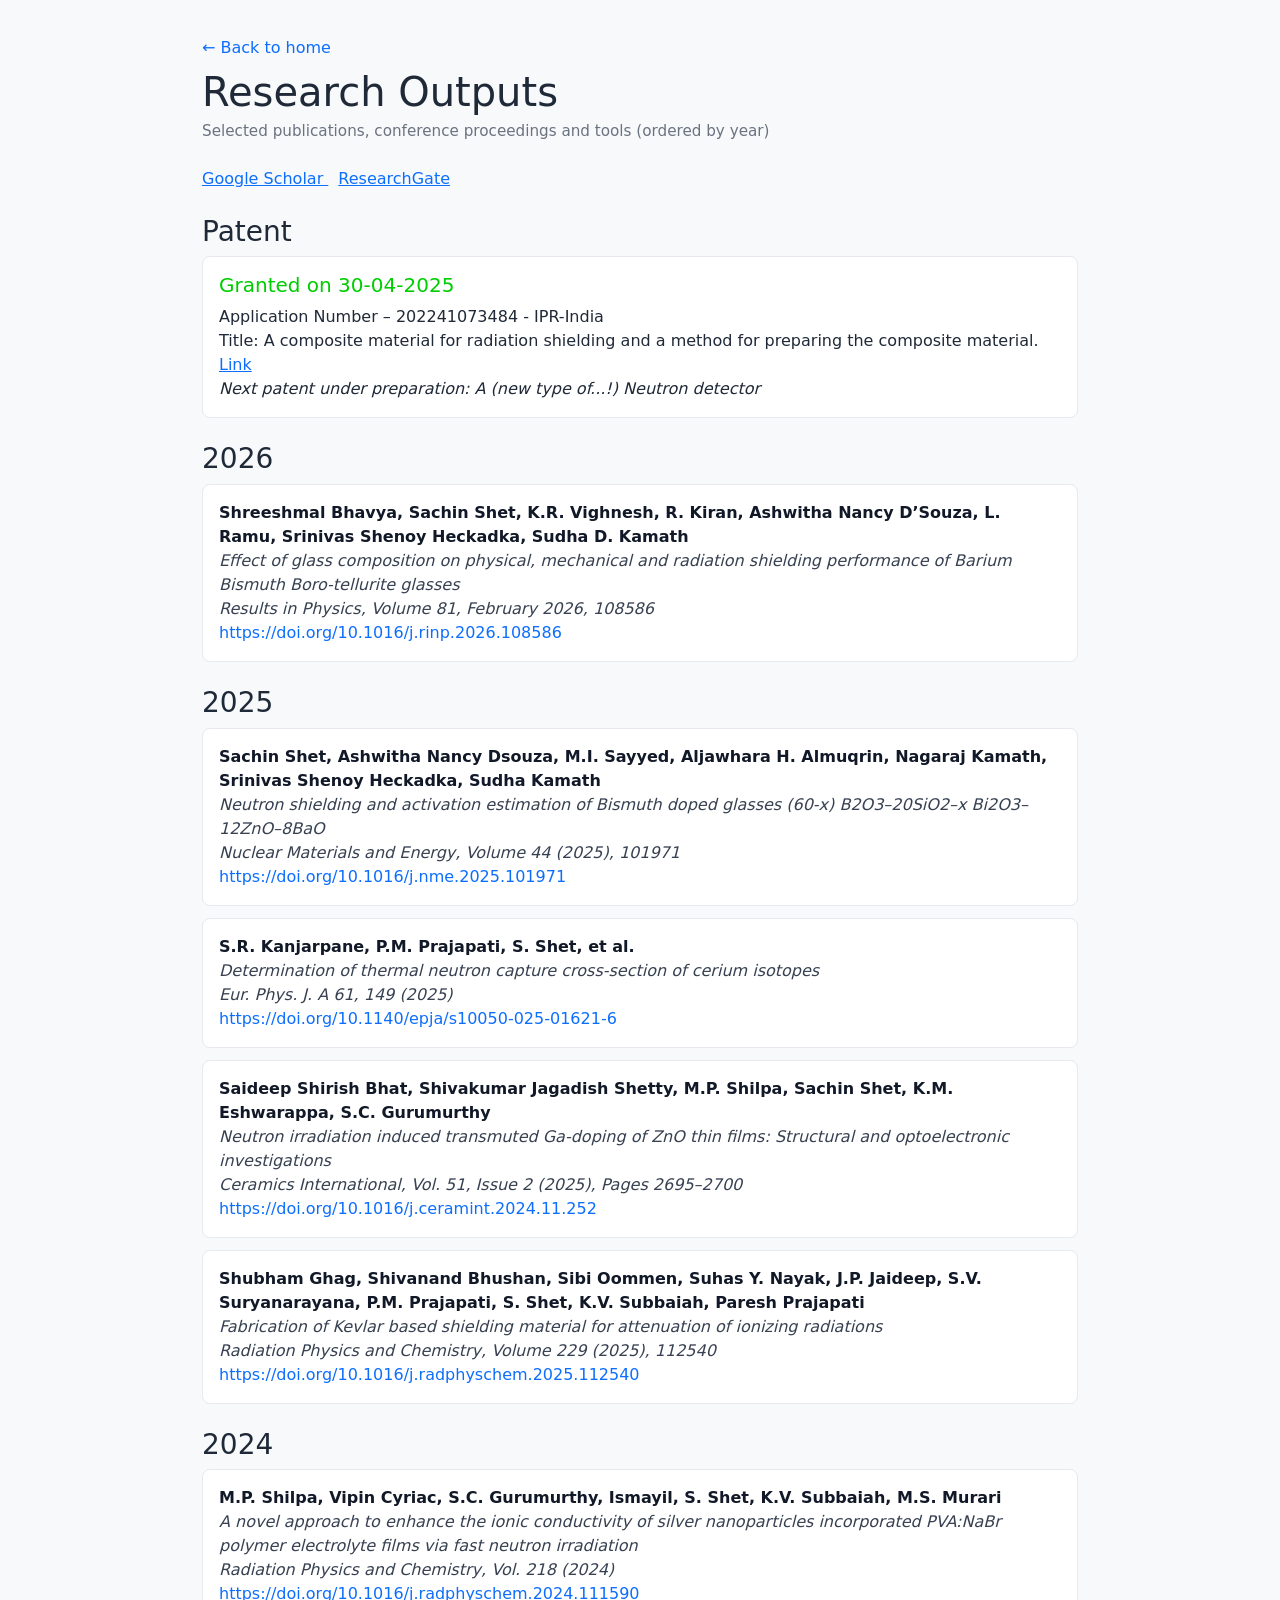
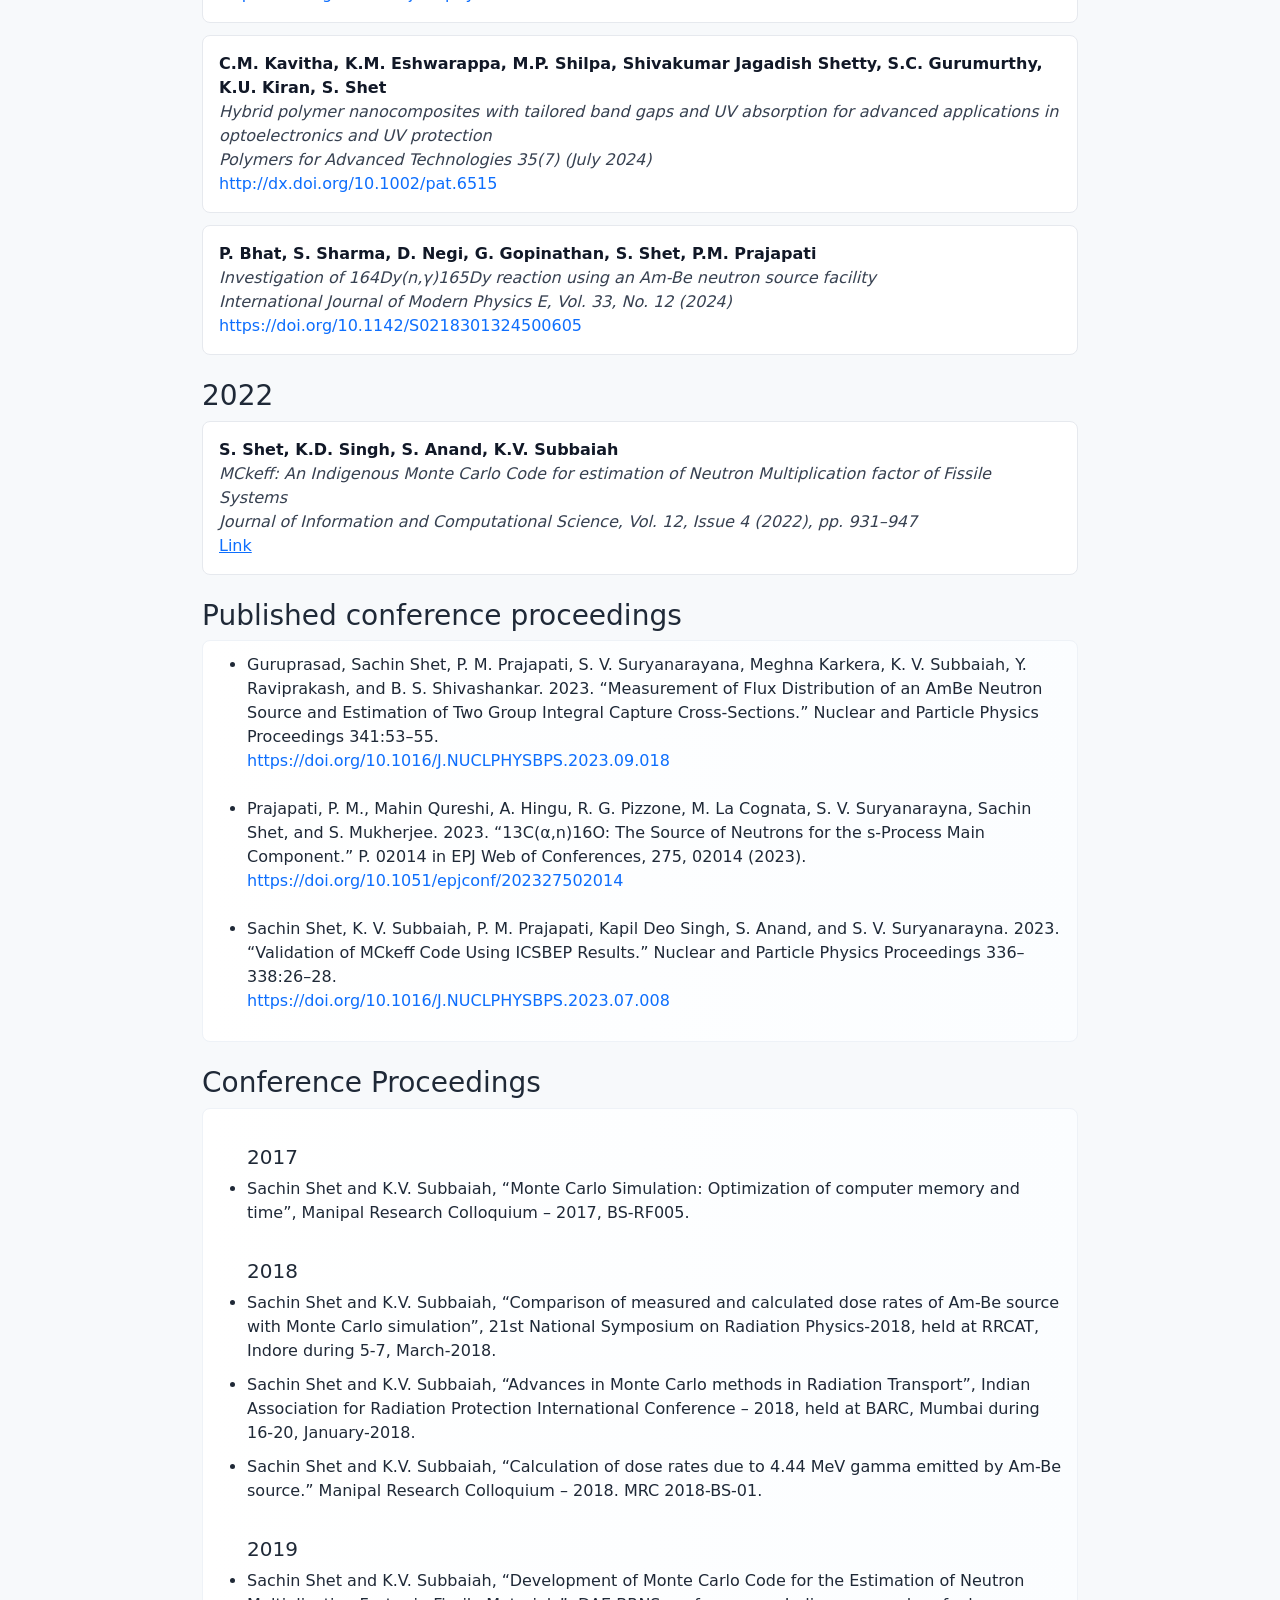
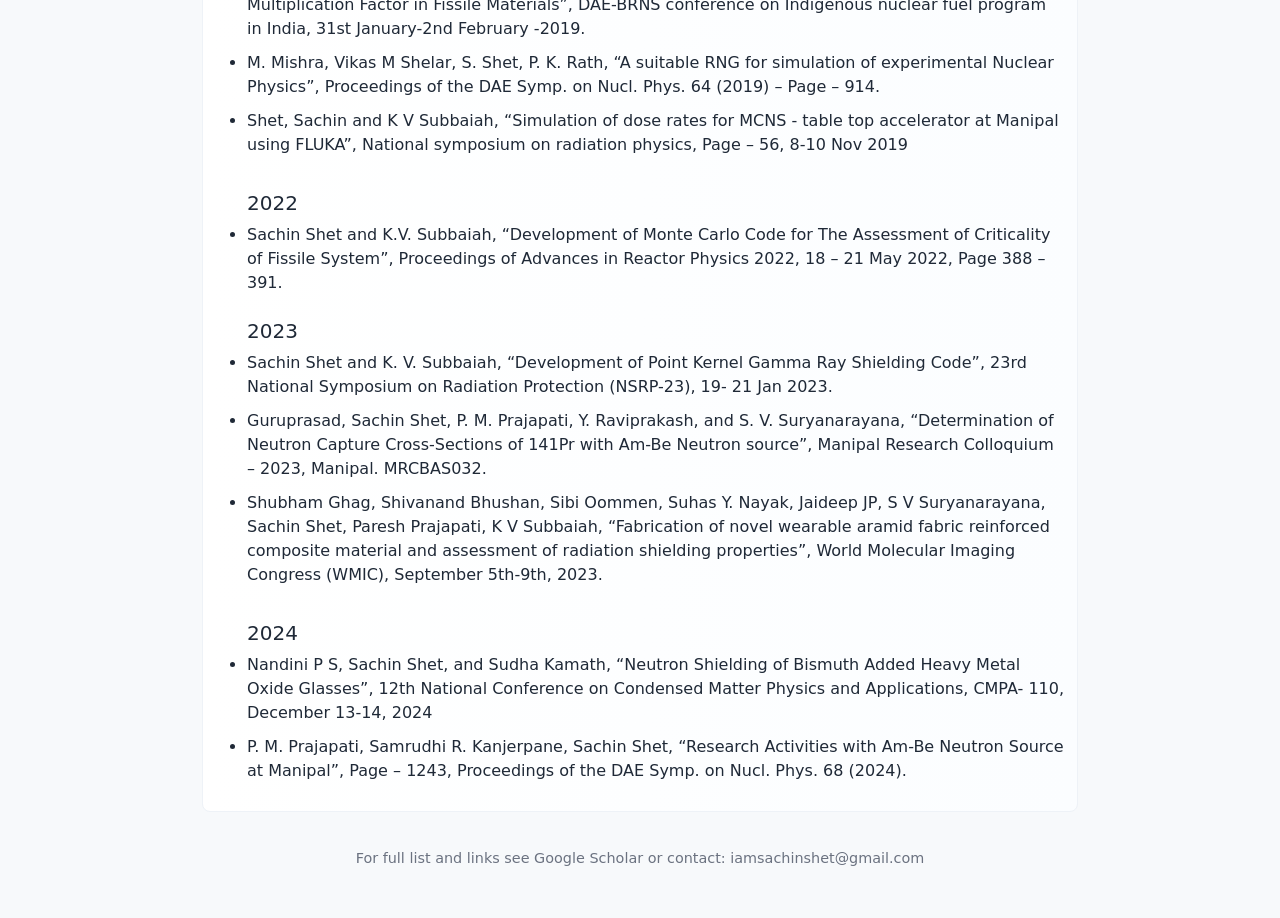
<file: articles.html>
<!DOCTYPE html>
<html lang="en">

<head>
  <meta charset="utf-8" />
  <meta name="viewport" content="width=device-width, initial-scale=1" />
  <title>Research Articles — Sachin Shet</title>

  <!-- Bootstrap -->
  <link href="https://cdn.jsdelivr.net/npm/bootstrap@5.3.2/dist/css/bootstrap.min.css" rel="stylesheet">

  <style>
    body {
      background: #f7f9fb;
      color: #1f2937;
      font-family: system-ui, -apple-system, "Segoe UI", Roboto, "Helvetica Neue", Arial;
    }

    main.container {
      max-width: 900px;
      margin-top: 36px;
      margin-bottom: 48px;
    }

    header .meta {
      color: #6b7280;
      font-size: .95rem;
    }

    article.entry {
      background: #fff;
      border: 1px solid #e6e9ee;
      padding: 16px;
      border-radius: 8px;
      margin-bottom: 12px;
    }

    .authors {
      font-weight: 600;
      color: #111827;
    }

    .journal {
      color: #374151;
      font-style: italic;
    }

    .doi a {
      color: #0d6efd;
      text-decoration: none;
    }

    .year-section {
      margin-top: 24px;
    }

    .back-link {
      text-decoration: none;
      color: #0d6efd;
    }

    .proceedings {
      background: linear-gradient(90deg, #ffffff, #fbfdff);
      padding: 12px;
      border-radius: 8px;
      border: 1px solid #eef2f7;
    }

    footer {
      margin-top: 36px;
      color: #6b7280;
      text-align: center;
      font-size: .9rem;
    }

    @media (max-width: 575px) {
      main.container {
        padding: 0 12px;
      }
    }

    .gap {
      margin-bottom: 10px;
    }
  </style>
</head>

<body>
  <main class="container">
    <header class="mb-4">
      <a class="back-link" href="index.html">&larr; Back to home</a>
      <h1 class="mt-2 mb-1">Research Outputs</h1>
      <div class="meta">Selected publications, conference proceedings and tools (ordered by year)</div>
    </header>


    <div class="links">
      <a style="color: #0d6efd; margin-right: 10px;" href="https://scholar.google.com/citations?user=8rIJAjUAAAAJ&hl=en" target="_blank"
        rel="noopener noreferrer" title="Google Scholar">
        <!-- scholar SVG -->
        Google Scholar
      </a>
      <a style="color: #0d6efd;" href="https://www.researchgate.net/profile/Sachin-Shet-4" target="_blank" rel="noopener noreferrer"
        title="ResearchGate">
        ResearchGate
      </a>
    </div>

    <section class="year-section">
      <h3>Patent</h3>

      <article class="entry">
        <h5 style="color: rgb(0, 205, 0);">Granted on 30-04-2025</h5>
        <text>Application Number – 202241073484 - IPR-India</text><br>
        <text> Title: A composite material for radiation shielding and a method for preparing the composite
          material.</text><br>
        <a href="/assets/MyResearch/Patents/Sachin_Patent_Grant_and_inventorship_certificate.pdf">Link</a>
      
        <br><span style="font-style: italic; font-weight: 100;">Next patent under preparation: A (new type of...!) Neutron detector</span>
      
      </article>


    </section>

    <section class="year-section">
      <h3>2026</h3>
      <article class="entry">
        <div class="authors">Shreeshmal Bhavya, Sachin Shet, K.R. Vighnesh, R. Kiran, Ashwitha Nancy D’Souza, L. Ramu, Srinivas Shenoy Heckadka,
          Sudha D. Kamath</div>

        <div class="journal">Effect of glass composition on physical, mechanical and radiation shielding performance of Barium Bismuth Boro-tellurite glasses</div>
        <div class="journal">Results in Physics, Volume 81, February 2026, 108586</div>
        <div class="doi"><a href="https://doi.org/10.1016/j.rinp.2026.108586" target="_blank"
            rel="noopener">https://doi.org/10.1016/j.rinp.2026.108586</a></div>
      </article>

    </section>

    <section class="year-section">
      <h3>2025</h3>

      <article class="entry">
        <div class="authors">Sachin Shet, Ashwitha Nancy Dsouza, M.I. Sayyed, Aljawhara H. Almuqrin, Nagaraj Kamath,
          Srinivas Shenoy Heckadka, Sudha Kamath</div>
        <div class="journal">Neutron shielding and activation estimation of Bismuth doped glasses (60-x) B2O3–20SiO2–x
          Bi2O3–12ZnO–8BaO</div>
        <div class="journal">Nuclear Materials and Energy, Volume 44 (2025), 101971</div>
        <div class="doi"><a href="https://doi.org/10.1016/j.nme.2025.101971" target="_blank"
            rel="noopener">https://doi.org/10.1016/j.nme.2025.101971</a></div>
      </article>

      <article class="entry">
        <div class="authors">S.R. Kanjarpane, P.M. Prajapati, S. Shet, et al.</div>
        <div class="journal">Determination of thermal neutron capture cross-section of cerium isotopes</div>
        <div class="journal">Eur. Phys. J. A 61, 149 (2025)</div>
        <div class="doi"><a href="https://doi.org/10.1140/epja/s10050-025-01621-6" target="_blank"
            rel="noopener">https://doi.org/10.1140/epja/s10050-025-01621-6</a></div>
      </article>

      <article class="entry">
        <div class="authors">Saideep Shirish Bhat, Shivakumar Jagadish Shetty, M.P. Shilpa, Sachin Shet, K.M.
          Eshwarappa, S.C. Gurumurthy</div>
        <div class="journal">Neutron irradiation induced transmuted Ga-doping of ZnO thin films: Structural and
          optoelectronic investigations</div>
        <div class="journal">Ceramics International, Vol. 51, Issue 2 (2025), Pages 2695–2700</div>
        <div class="doi"><a href="https://doi.org/10.1016/j.ceramint.2024.11.252" target="_blank"
            rel="noopener">https://doi.org/10.1016/j.ceramint.2024.11.252</a></div>
      </article>

      <article class="entry">
        <div class="authors">Shubham Ghag, Shivanand Bhushan, Sibi Oommen, Suhas Y. Nayak, J.P. Jaideep, S.V.
          Suryanarayana, P.M. Prajapati, S. Shet, K.V. Subbaiah, Paresh Prajapati</div>
        <div class="journal">Fabrication of Kevlar based shielding material for attenuation of ionizing radiations</div>
        <div class="journal">Radiation Physics and Chemistry, Volume 229 (2025), 112540</div>
        <div class="doi"><a href="https://doi.org/10.1016/j.radphyschem.2025.112540" target="_blank"
            rel="noopener">https://doi.org/10.1016/j.radphyschem.2025.112540</a></div>
      </article>
    </section>

    <section class="year-section">
      <h3>2024</h3>

      <article class="entry">
        <div class="authors">M.P. Shilpa, Vipin Cyriac, S.C. Gurumurthy, Ismayil, S. Shet, K.V. Subbaiah, M.S. Murari
        </div>
        <div class="journal">A novel approach to enhance the ionic conductivity of silver nanoparticles incorporated
          PVA:NaBr polymer electrolyte films via fast neutron irradiation</div>
        <div class="journal">Radiation Physics and Chemistry, Vol. 218 (2024)</div>
        <div class="doi"><a href="https://doi.org/10.1016/j.radphyschem.2024.111590" target="_blank"
            rel="noopener">https://doi.org/10.1016/j.radphyschem.2024.111590</a></div>
      </article>

      <article class="entry">
        <div class="authors">C.M. Kavitha, K.M. Eshwarappa, M.P. Shilpa, Shivakumar Jagadish Shetty, S.C. Gurumurthy,
          K.U. Kiran, S. Shet</div>
        <div class="journal">Hybrid polymer nanocomposites with tailored band gaps and UV absorption for advanced
          applications in optoelectronics and UV protection</div>
        <div class="journal">Polymers for Advanced Technologies 35(7) (July 2024)</div>
        <div class="doi"><a href="http://dx.doi.org/10.1002/pat.6515" target="_blank"
            rel="noopener">http://dx.doi.org/10.1002/pat.6515</a></div>
      </article>

      <article class="entry">
        <div class="authors">P. Bhat, S. Sharma, D. Negi, G. Gopinathan, S. Shet, P.M. Prajapati</div>
        <div class="journal">Investigation of 164Dy(n,γ)165Dy reaction using an Am-Be neutron source facility</div>
        <div class="journal">International Journal of Modern Physics E, Vol. 33, No. 12 (2024)</div>
        <div class="doi"><a href="https://doi.org/10.1142/S0218301324500605" target="_blank"
            rel="noopener">https://doi.org/10.1142/S0218301324500605</a></div>
      </article>
    </section>

    <section class="year-section">
      <h3>2022</h3>

      <article class="entry">
        <div class="authors">S. Shet, K.D. Singh, S. Anand, K.V. Subbaiah</div>
        <div class="journal">MCkeff: An Indigenous Monte Carlo Code for estimation of Neutron Multiplication factor of
          Fissile Systems</div>
        <div class="journal">Journal of Information and Computational Science, Vol. 12, Issue 4 (2022), pp. 931–947
        </div>
        <a href="/assets/">Link</a>
      </article>
    </section>

    <section class="year-section">
      <h3>Published conference proceedings</h3>
      <div class="proceedings">
        <ul>

          <li>Guruprasad, Sachin Shet, P. M. Prajapati, S. V. Suryanarayana, Meghna Karkera, K. V. Subbaiah, Y.
            Raviprakash, and B. S. Shivashankar. 2023. “Measurement of Flux Distribution of an AmBe Neutron Source and
            Estimation of Two Group Integral Capture Cross-Sections.” Nuclear and Particle Physics Proceedings
            341:53–55.<br>


            <div class="doi"><a href="https://doi.org/10.1016/J.NUCLPHYSBPS.2023.09.018" target="_blank"
                rel="noopener">https://doi.org/10.1016/J.NUCLPHYSBPS.2023.09.018</a></div>

          </li><br>
          <li>
            Prajapati, P. M., Mahin Qureshi, A. Hingu, R. G. Pizzone, M. La Cognata, S. V. Suryanarayna, Sachin Shet,
            and S. Mukherjee. 2023. “13C(α,n)16O: The Source of Neutrons for the s-Process Main Component.” P. 02014 in
            EPJ Web of Conferences, 275, 02014 (2023).<br>


            <div class="doi"><a href="https://doi.org/10.1051/epjconf/202327502014" target="_blank"
                rel="noopener">https://doi.org/10.1051/epjconf/202327502014</a></div>


          </li><br>
          <li>

            Sachin Shet, K. V. Subbaiah, P. M. Prajapati, Kapil Deo Singh, S. Anand, and S. V. Suryanarayna. 2023.
            “Validation of MCkeff Code Using ICSBEP Results.” Nuclear and Particle Physics Proceedings 336–338:26–28.
            <br>

            <div class="doi"><a href="https://doi.org/10.1016/J.NUCLPHYSBPS.2023.07.008" target="_blank"
                rel="noopener">https://doi.org/10.1016/J.NUCLPHYSBPS.2023.07.008</a></div>


          </li>




        </ul>
      </div>
    </section>

    <section class="year-section">
      <h3>Conference Proceedings</h3>
      <div class="proceedings">
        <ul>
          <br>
          <h5>2017</h5>
          <li class="gap">Sachin Shet and K.V. Subbaiah, “Monte Carlo Simulation: Optimization of computer memory and
            time”, Manipal Research Colloquium – 2017, BS-RF005.
          </li>
          <br>
          <h5>2018</h5>
          <li class="gap">Sachin Shet and K.V. Subbaiah, “Comparison of measured and calculated dose rates of Am-Be
            source with Monte Carlo simulation”, 21st National Symposium on Radiation Physics-2018, held at RRCAT,
            Indore during 5-7, March-2018.</li>
          <li class="gap">Sachin Shet and K.V. Subbaiah, “Advances in Monte Carlo methods in Radiation Transport”,
            Indian Association for Radiation Protection International Conference – 2018, held at BARC, Mumbai during
            16-20, January-2018.</li>
          <li class="gap">Sachin Shet and K.V. Subbaiah, “Calculation of dose rates due to 4.44 MeV gamma emitted by
            Am-Be source.” Manipal Research Colloquium – 2018. MRC 2018-BS-01.</li>
          <br>
          <h5>2019</h5>
          <li class="gap">Sachin Shet and K.V. Subbaiah, “Development of Monte Carlo Code for the Estimation of Neutron
            Multiplication Factor in Fissile Materials”, DAE-BRNS conference on Indigenous nuclear fuel program in
            India, 31st January-2nd February -2019.</li>
          <li class="gap">M. Mishra, Vikas M Shelar, S. Shet, P. K. Rath, “A suitable RNG for simulation of experimental
            Nuclear Physics”, Proceedings of the DAE Symp. on Nucl. Phys. 64 (2019) – Page – 914.</li>
          <li class="gap">Shet, Sachin and K V Subbaiah, “Simulation of dose rates for MCNS - table top accelerator at
            Manipal using FLUKA”, National symposium on radiation physics, Page – 56, 8-10 Nov 2019</li>
          <br>
          <h5>2022</h5>
          <li>Sachin Shet and K.V. Subbaiah, “Development of Monte Carlo Code for The Assessment of Criticality of
            Fissile System”, Proceedings of Advances in Reactor Physics 2022, 18 – 21 May 2022, Page 388 – 391.</li>

          <br>
          <h5>2023</h5>
          <li class="gap">Sachin Shet and K. V. Subbaiah, “Development of Point Kernel Gamma Ray Shielding Code”, 23rd
            National Symposium on Radiation Protection (NSRP-23), 19- 21 Jan 2023.</li>
          <li class="gap">Guruprasad, Sachin Shet, P. M. Prajapati, Y. Raviprakash, and S. V. Suryanarayana,
            “Determination of Neutron Capture Cross-Sections of 141Pr with Am-Be Neutron source”, Manipal Research
            Colloquium – 2023, Manipal. MRCBAS032.</li>
          <li class="gap">
            Shubham Ghag, Shivanand Bhushan, Sibi Oommen, Suhas Y. Nayak, Jaideep JP, S V Suryanarayana, Sachin Shet, 
            Paresh Prajapati, K V Subbaiah, “Fabrication of novel wearable aramid fabric reinforced composite material 
            and assessment of radiation shielding properties”, World Molecular Imaging Congress (WMIC), September 5th-9th, 2023.
          </li>
          <br>
          <h5>2024</h5>
          <li class="gap">Nandini P S, Sachin Shet, and Sudha Kamath, “Neutron Shielding of Bismuth Added Heavy Metal
            Oxide Glasses”, 12th National Conference on Condensed Matter Physics and Applications, CMPA- 110, December
            13-14, 2024</li>
          <li class="gap">P. M. Prajapati, Samrudhi R. Kanjerpane, Sachin Shet, “Research Activities with Am-Be Neutron
            Source at Manipal”, Page – 1243, Proceedings of the DAE Symp. on Nucl. Phys. 68 (2024).</li>
        </ul>
      </div>
    </section>

    <footer>
      For full list and links see Google Scholar or contact: iamsachinshet@gmail.com
    </footer>
  </main>

  <script src="https://cdn.jsdelivr.net/npm/bootstrap@5.3.2/dist/js/bootstrap.bundle.min.js"></script>
</body>

</html>
</file>
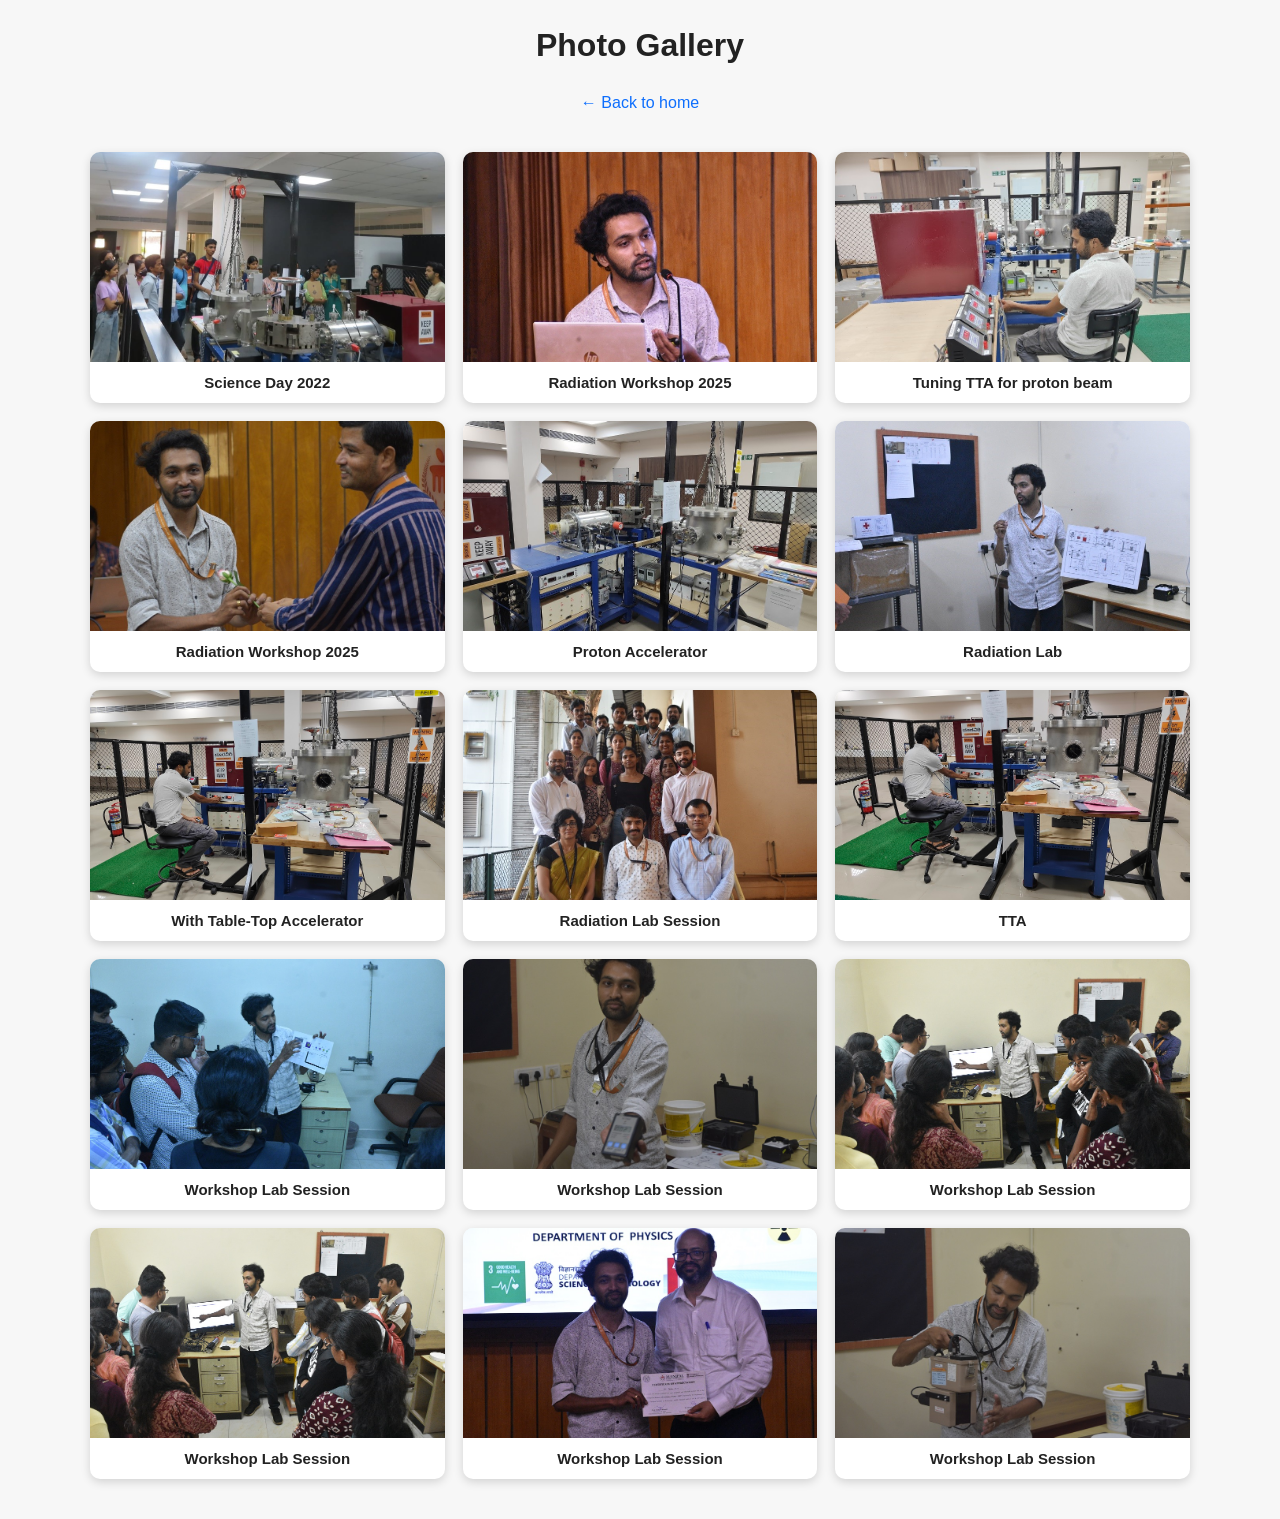
<file: gallery.html>
<!DOCTYPE html>
<html lang="en">
<head>
<meta charset="UTF-8" />
<meta name="viewport" content="width=device-width, initial-scale=1.0" />
<title>Photo Gallery</title>

<style>
  body {
    margin: 0;
    padding: 0;
    font-family: "Segoe UI", sans-serif;
    background: #f7f7f7;
    color: #222;
  }

  .gallery-container {
    max-width: 1100px;
    margin: 40px auto;
    padding: 0 20px;
  }

  h2 {
    text-align: center;
    font-size: 32px;
    margin-bottom: 30px;
    font-weight: 700;
  }

  .gallery-grid {
    display: grid;
    grid-template-columns: repeat(3, 1fr);
    grid-gap: 18px;
  }

  .gallery-item {
    background: #fff;
    border-radius: 10px;
    overflow: hidden;
    box-shadow: 0px 3px 10px rgba(0,0,0,0.15);
    transition: 0.3s ease;
  }

  .gallery-item:hover {
    transform: translateY(-6px);
    box-shadow: 0px 6px 16px rgba(0,0,0,0.22);
  }

  .gallery-img {
    width: 100%;
    height: 210px;
    object-fit: cover;
    display: block;
  }

  .caption {
    padding: 12px;
    font-size: 15px;
    font-weight: 600;
    text-align: center;
  }

  /* MOBILE */
  @media (max-width: 768px) {
    .gallery-grid {
      grid-template-columns: repeat(2, 1fr);
    }
  }

  @media (max-width: 480px) {
    .gallery-grid {
      grid-template-columns: 1fr;
    }
  }
      .back-link {
      text-decoration: none;
      color: #0d6efd;
    }
</style>

</head>
<body>
<h2>Photo Gallery</h2>
<div style="text-align:center; margin-top:20px;">
  <a class="back-link" href="index.html">&larr; Back to home</a>
</div>

<div class="gallery-container">
  

  <div class="gallery-grid">

    <!-- Example items (replace with your real images) -->
    <div class="gallery-item">
      <img src="assets/gallery/1.jpg" class="gallery-img" alt="Photo 1">
      <div class="caption">Science Day 2022</div>
    </div>

    <div class="gallery-item">
      <img src="assets/gallery/2.jpg" class="gallery-img" alt="Photo 2">
      <div class="caption">Radiation Workshop 2025</div>
    </div>

    <div class="gallery-item">
      <img src="assets/gallery/3.jpg" class="gallery-img" alt="Photo 3">
      <div class="caption">Tuning TTA for proton beam</div>
    </div>

    <div class="gallery-item">
      <img src="assets/gallery/4.jpg" class="gallery-img" alt="Photo 4">
      <div class="caption">Radiation Workshop 2025</div>
    </div>

    <div class="gallery-item">
      <img src="assets/gallery/5.jpg" class="gallery-img" alt="Photo 5">
      <div class="caption">Proton Accelerator</div>
    </div>

    <div class="gallery-item">
      <img src="assets/gallery/6.jpg" class="gallery-img" alt="Photo 6">
      <div class="caption">Radiation Lab</div>
    </div>

    <div class="gallery-item">
      <img src="assets/gallery/7.jpg" class="gallery-img" alt="Photo 7">
      <div class="caption">With Table-Top Accelerator</div>
    </div>

    <div class="gallery-item">
      <img src="assets/gallery/8.jpg" class="gallery-img" alt="Photo 8">
      <div class="caption">Radiation Lab Session</div>
    </div>

    <div class="gallery-item">
      <img src="assets/gallery/9.jpg" class="gallery-img" alt="Photo 9">
      <div class="caption">TTA</div>
    </div>

    <div class="gallery-item">
      <img src="assets/gallery/10.jpg" class="gallery-img" alt="Photo 10">
      <div class="caption">Workshop Lab Session</div>
    </div>

    <div class="gallery-item">
      <img src="assets/gallery/11.jpg" class="gallery-img" alt="Photo 11">
      <div class="caption">Workshop Lab Session</div>
    </div>
    <div class="gallery-item">
      <img src="assets/gallery/12.jpg" class="gallery-img" alt="Photo 12">
      <div class="caption">Workshop Lab Session</div>
    </div>
    <div class="gallery-item">
      <img src="assets/gallery/13.jpg" class="gallery-img" alt="Photo 13">
      <div class="caption">Workshop Lab Session</div>
    </div>
    <div class="gallery-item">
      <img src="assets/gallery/14.jpg" class="gallery-img" alt="Photo 14">
      <div class="caption">Workshop Lab Session</div>
    </div>
    <div class="gallery-item">
      <img src="assets/gallery/15.jpg" class="gallery-img" alt="Photo 15">
      <div class="caption">Workshop Lab Session</div>
    </div>

  </div>
</div>

</body>
</html>
</file>
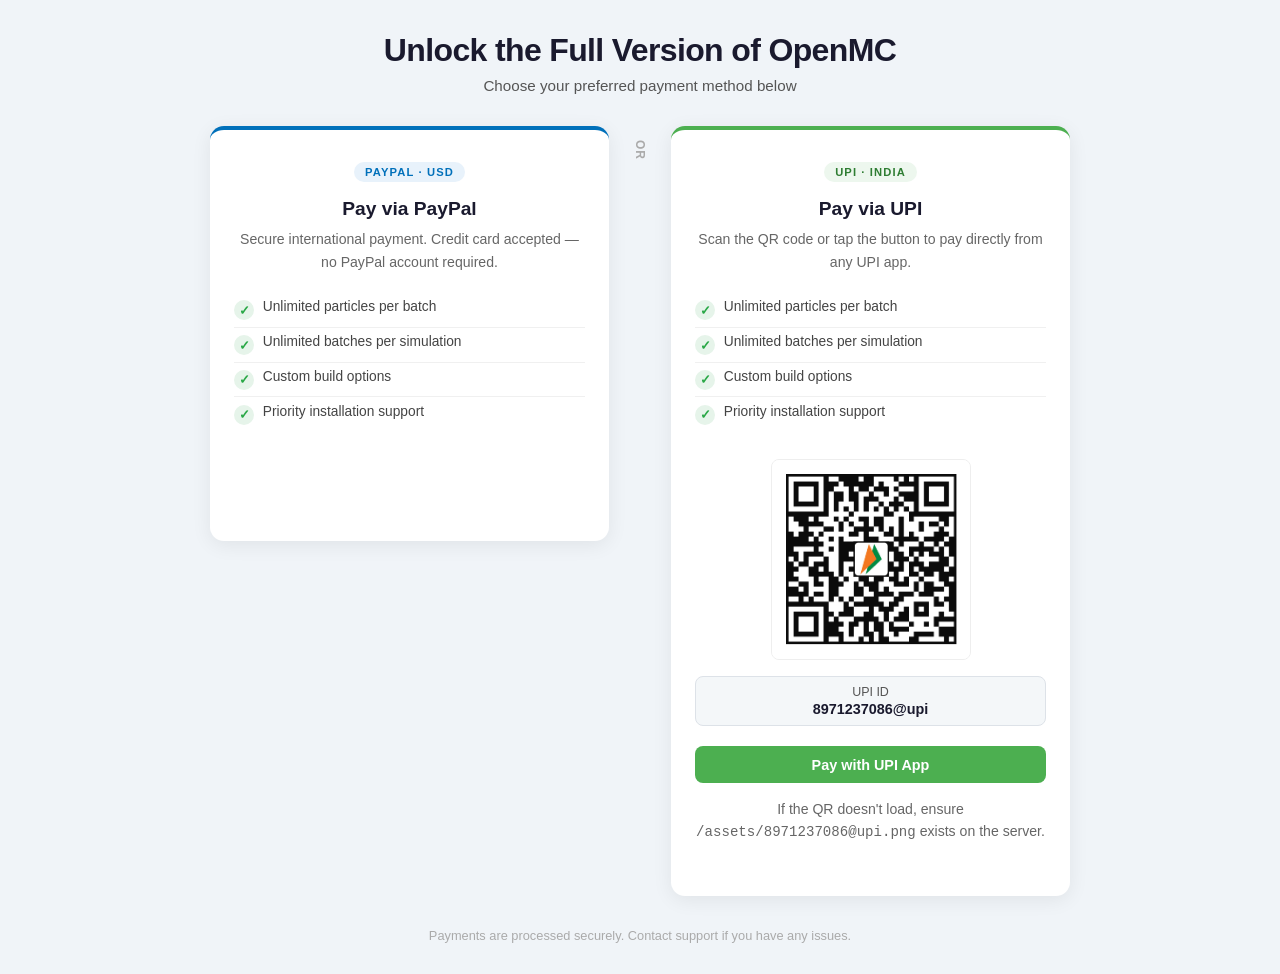
<file: blogs/openmc-payment.html>
<!DOCTYPE html>
<html lang="en">
<head>
  <meta charset="UTF-8">
  <meta name="viewport" content="width=device-width, initial-scale=1.0">
  <title>OpenMC — Upgrade to Full Version</title>
  <style>
    *, *::before, *::after { box-sizing: border-box; margin: 0; padding: 0; }

    body {
      font-family: -apple-system, BlinkMacSystemFont, "Segoe UI", Roboto, Helvetica, Arial, sans-serif;
      background: #f0f4f8;
      min-height: 100vh;
      color: #1a1a2e;
      padding: 2rem 1rem;
    }

    /* ── Page header ───────────────────────────────────────── */
    .page-header {
      text-align: center;
      margin-bottom: 2rem;
    }
    .page-header h1 {
      font-size: clamp(1.4rem, 4vw, 2rem);
      font-weight: 700;
      color: #1a1a2e;
      letter-spacing: -0.02em;
    }
    .page-header p {
      margin-top: 0.5rem;
      font-size: 0.95rem;
      color: #555;
    }

    /* ── Two-column layout ─────────────────────────────────── */
    .payment-grid {
      display: flex;
      flex-direction: row;
      gap: 1.5rem;
      max-width: 860px;
      margin: 0 auto;
      align-items: flex-start;
    }

    /* Stack on mobile */
    @media (max-width: 640px) {
      .payment-grid {
        flex-direction: column;
      }
      .divider {
        display: none;
      }
    }

    /* ── Card shared styles ─────────────────────────────────── */
    .card {
      background: #ffffff;
      border-radius: 14px;
      padding: 2rem 1.5rem;
      flex: 1;
      box-shadow: 0 4px 20px rgba(0,0,0,0.07);
      display: flex;
      flex-direction: column;
      align-items: center;
      text-align: center;
    }

    .card-badge {
      display: inline-block;
      font-size: 0.7rem;
      font-weight: 700;
      letter-spacing: 0.1em;
      text-transform: uppercase;
      padding: 0.25rem 0.7rem;
      border-radius: 999px;
      margin-bottom: 1rem;
    }

    .card h2 {
      font-size: 1.2rem;
      font-weight: 700;
      color: #1a1a2e;
      margin-bottom: 0.5rem;
    }

    .card > p {
      font-size: 0.88rem;
      color: #666;
      line-height: 1.6;
      margin-bottom: 1.25rem;
    }

    /* ── Features list ─────────────────────────────────────── */
    .features {
      list-style: none;
      text-align: left;
      width: 100%;
      margin-bottom: 1.75rem;
    }
    .features li {
      font-size: 0.86rem;
      color: #444;
      padding: 0.4rem 0;
      display: flex;
      align-items: flex-start;
      gap: 0.55rem;
      border-bottom: 1px solid #f0f0f0;
    }
    .features li:last-child { border-bottom: none; }
    .features li::before {
      content: '✓';
      color: #28a745;
      font-weight: 800;
      font-size: 0.8rem;
      background: #e6f4ea;
      border-radius: 50%;
      width: 20px;
      height: 20px;
      min-width: 20px;
      display: flex;
      align-items: center;
      justify-content: center;
      margin-top: 1px;
    }

    /* ── PayPal card ────────────────────────────────────────── */
    .card-paypal {
      border-top: 4px solid #0070ba;
    }
    .badge-paypal {
      background: #e8f2fb;
      color: #0070ba;
    }
    #paypal-container-BMUKU26XVLRHG {
      width: 100%;
      min-height: 50px;
    }

    /* ── Vertical divider ───────────────────────────────────── */
    .divider {
      display: flex;
      flex-direction: column;
      align-items: center;
      justify-content: center;
      gap: 0.4rem;
      flex-shrink: 0;
    }
    .divider-line {
      width: 1px;
      flex: 1;
      background: #dde2e8;
    }
    .divider-label {
      font-size: 0.75rem;
      font-weight: 700;
      color: #aaa;
      letter-spacing: 0.08em;
      writing-mode: vertical-rl;
      text-orientation: mixed;
      padding: 0.5rem 0;
    }

    /* ── UPI card ───────────────────────────────────────────── */
    .card-upi {
      border-top: 4px solid #4CAF50;
    }
    .badge-upi {
      background: #edf7ee;
      color: #2e7d32;
    }
    .upi-qr {
      width: 100%;
      max-width: 200px;
      height: auto;
      border-radius: 8px;
      border: 1px solid #eee;
      margin-bottom: 1rem;
    }
    .upi-id {
      font-size: 0.9rem;
      font-weight: 700;
      color: #1a1a2e;
      background: #f4f7f9;
      border: 1px solid #dde2e8;
      border-radius: 8px;
      padding: 0.5rem 1rem;
      margin-bottom: 1.25rem;
      width: 100%;
      word-break: break-all;
    }
    .upi-id span { font-weight: 400; color: #555; font-size: 0.78rem; display: block; margin-bottom: 2px; }
    .btn-upi {
      display: inline-block;
      padding: 0.65rem 1.4rem;
      background: #4CAF50;
      color: #fff;
      font-size: 0.9rem;
      font-weight: 600;
      border-radius: 8px;
      text-decoration: none;
      width: 100%;
      transition: background 0.18s;
    }
    .btn-upi:hover { background: #388e3c; }
    .upi-note {
      margin-top: 0.9rem;
      font-size: 0.78rem;
      color: #999;
      line-height: 1.5;
    }

    /* ── Footer note ────────────────────────────────────────── */
    .footer-note {
      text-align: center;
      margin-top: 2rem;
      font-size: 0.8rem;
      color: #aaa;
    }
  </style>
</head>
<body>

  <header class="page-header">
    <h1>Unlock the Full Version of OpenMC</h1>
    <p>Choose your preferred payment method below</p>
  </header>

  <div class="payment-grid">

    <!-- ── PayPal Card ── -->
    <div class="card card-paypal">
      <span class="card-badge badge-paypal">PayPal · USD</span>
      <h2>Pay via PayPal</h2>
      <p>Secure international payment. Credit card accepted — no PayPal account required.</p>
      <ul class="features">
        <li>Unlimited particles per batch</li>
        <li>Unlimited batches per simulation</li>
        <li>Custom build options</li>
        <li>Priority installation support</li>
      </ul>
      <div id="paypal-container-BMUKU26XVLRHG"></div>
    </div>

    <!-- ── Divider ── -->
    <div class="divider" aria-hidden="true">
      <div class="divider-line"></div>
      <span class="divider-label">OR</span>
      <div class="divider-line"></div>
    </div>

    <!-- ── UPI Card ── -->
    <div class="card card-upi">
      <span class="card-badge badge-upi">UPI · India</span>
      <h2>Pay via UPI</h2>
      <p>Scan the QR code or tap the button to pay directly from any UPI app.</p>
      <ul class="features">
        <li>Unlimited particles per batch</li>
        <li>Unlimited batches per simulation</li>
        <li>Custom build options</li>
        <li>Priority installation support</li>
      </ul>
      <img class="upi-qr" src="/assets/8971237086@upi.png" alt="UPI QR code for 8971237086@upi">
      <div class="upi-id">
        <span>UPI ID</span>
        8971237086@upi
      </div>
      <a class="btn-upi" href="upi://pay?pa=8971237086@upi&pn=OpenMC" rel="noopener">
        Pay with UPI App
      </a>
      <p class="upi-note">If the QR doesn't load, ensure <code>/assets/8971237086@upi.png</code> exists on the server.</p>
    </div>

  </div>

  <p class="footer-note">Payments are processed securely. Contact support if you have any issues.</p>

  <!-- PayPal SDK -->
  <script
    src="https://www.paypal.com/sdk/js?client-id=BAAGdecyE17Z75IJZSPiG-EtijUulgELQXM8ZJb7xKI7CEnWzuvePtES1jeQ2FY-XC-lL95H1n633nWxiQ&components=hosted-buttons&disable-funding=venmo&currency=USD">
  </script>
  <script>
    paypal.HostedButtons({
      hostedButtonId: "BMUKU26XVLRHG",
    }).render("#paypal-container-BMUKU26XVLRHG");
  </script>

</body>
</html>
</file>
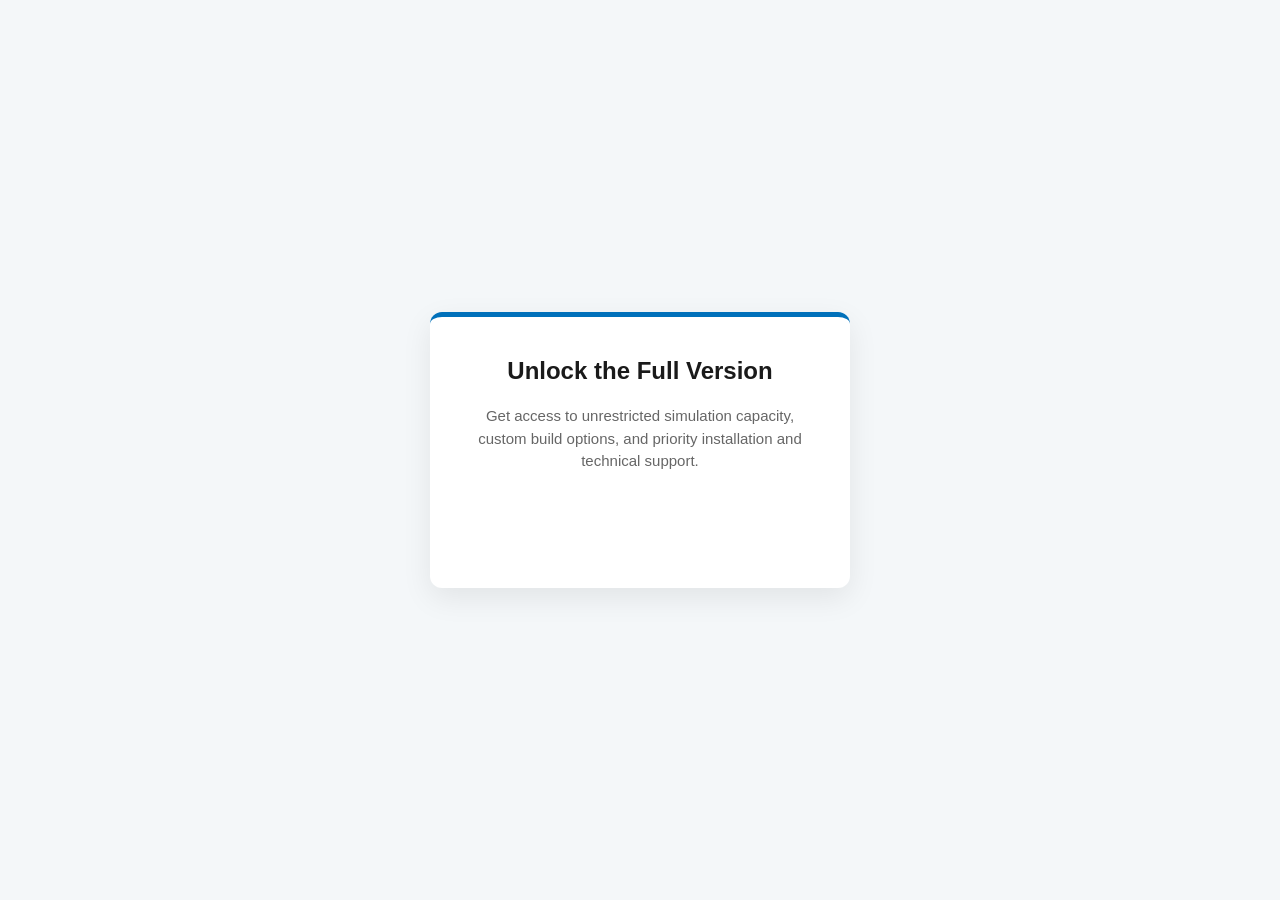
<file: blogs/openmc-paypal.html>
<!DOCTYPE html>
<html lang="en">
<head>
    <meta charset="UTF-8">
    <meta name="viewport" content="width=device-width, initial-scale=1.0">
    <title>Upgrade to Full Version</title>
    
    <style>
        /* Base page styling */
        body {
            margin: 0;
            padding: 0;
            font-family: -apple-system, BlinkMacSystemFont, "Segoe UI", Roboto, Helvetica, Arial, sans-serif;
            background-color: #f4f7f9;
            display: flex;
            justify-content: center;
            align-items: center;
            min-height: 100vh;
            color: #333;
        }

        /* Modern card container */
        .checkout-card {
            background: #ffffff;
            width: 100%;
            max-width: 420px;
            padding: 40px 30px;
            border-radius: 12px;
            box-shadow: 0 10px 30px rgba(0, 0, 0, 0.08);
            text-align: center;
            border-top: 5px solid #0070ba; /* PayPal blue accent */
            box-sizing: border-box;
        }

        .checkout-card h2 {
            margin-top: 0;
            font-size: 24px;
            color: #1a1a1a;
            font-weight: 600;
        }

        .checkout-card p {
            font-size: 15px;
            line-height: 1.5;
            color: #666;
            margin-bottom: 25px;
        }

        /* Bullet points for software benefits */
        .features {
            text-align: left;
            margin-bottom: 35px;
            padding: 0;
            list-style: none;
        }

        .features li {
            font-size: 14px;
            margin-bottom: 12px;
            color: #444;
            display: flex;
            align-items: center;
        }

        /* Green checkmark */
        .features li::before {
            content: '✓';
            color: #28a745;
            font-weight: bold;
            font-size: 16px;
            margin-right: 12px;
            background: #e6f4ea;
            border-radius: 50%;
            width: 24px;
            height: 24px;
            display: flex;
            justify-content: center;
            align-items: center;
        }

        /* Ensure PayPal iframe fits perfectly */
        #paypal-container-BMUKU26XVLRHG {
            width: 100%;
            min-height: 50px;
        }
    </style>
</head>
<body>

    <div class="checkout-card">
        <h2>Unlock the Full Version</h2>
        <p>Get access to unrestricted simulation capacity, custom build options, and priority installation and technical support.</p>
        


        <!-- PayPal Button Container -->
        <div id="paypal-container-BMUKU26XVLRHG"></div>
    </div>

    <!-- PayPal SDK & Render Script -->
    <script 
      src="https://www.paypal.com/sdk/js?client-id=BAAGdecyE17Z75IJZSPiG-EtijUulgELQXM8ZJb7xKI7CEnWzuvePtES1jeQ2FY-XC-lL95H1n633nWxiQ&components=hosted-buttons&disable-funding=venmo&currency=USD">
    </script>
    <script>
      paypal.HostedButtons({
        hostedButtonId: "BMUKU26XVLRHG",
      }).render("#paypal-container-BMUKU26XVLRHG")
    </script>

</body>
</html>
</file>
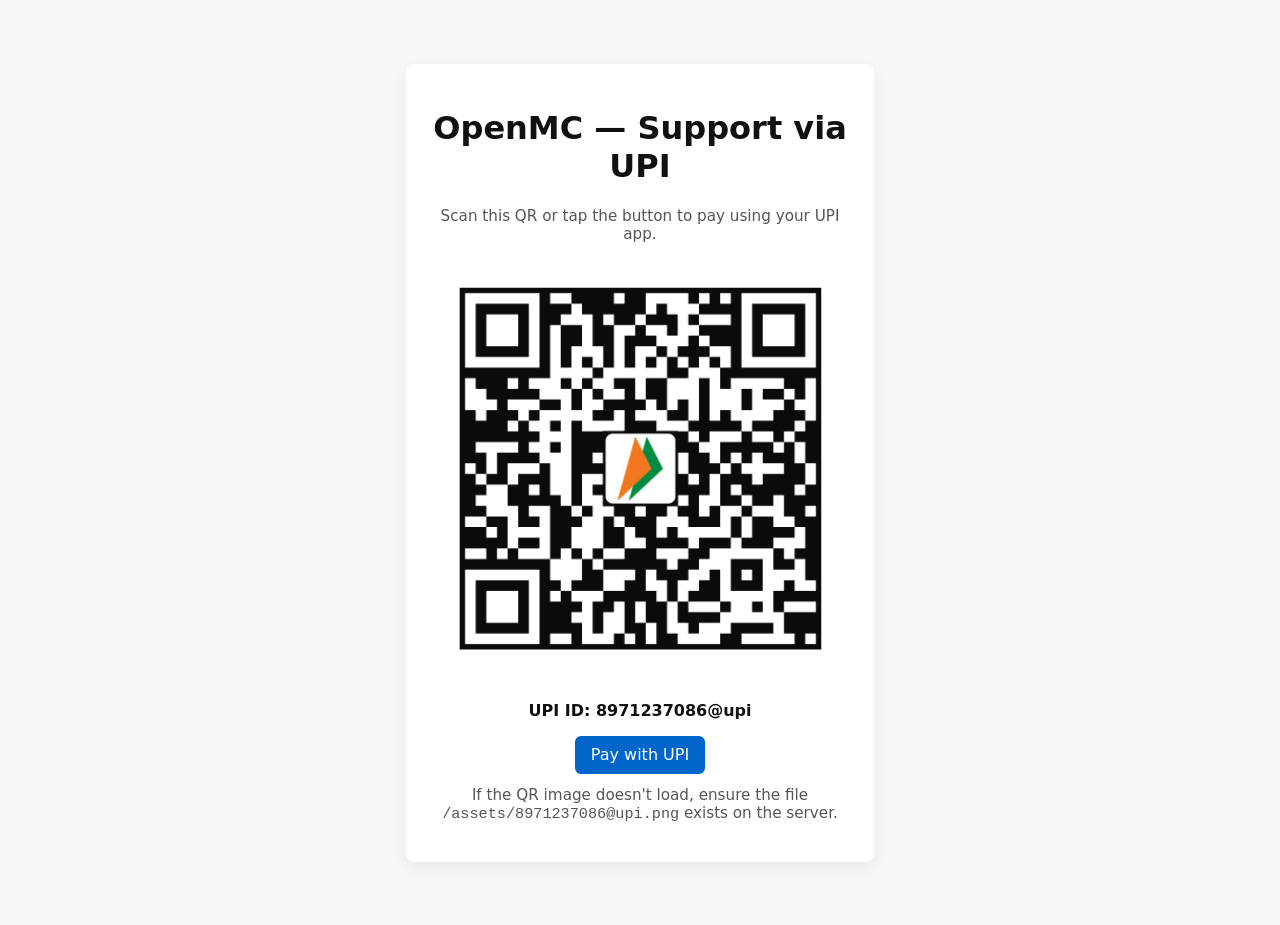
<file: blogs/openmc-upi.html>
<!doctype html>
<html lang="en">
<head>
	<meta charset="utf-8">
	<meta name="viewport" content="width=device-width,initial-scale=1">
	<title>OpenMC — UPI Payment</title>
	<style>
		body{font-family:system-ui,-apple-system,Segoe UI,Roboto,Helvetica,Arial;margin:0;padding:2rem;background:#f7f7f9;color:#111}
		.card{max-width:420px;margin:2rem auto;padding:1.5rem;background:#fff;border-radius:8px;box-shadow:0 6px 18px rgba(0,0,0,0.06);text-align:center}
		img{max-width:100%;height:auto;border-radius:6px}
		.upi{margin-top:1rem;font-weight:600}
		.note{margin-top:.75rem;color:#555;font-size:.95rem}
		.btn{display:inline-block;margin-top:1rem;padding:.6rem 1rem;background:#0066cc;color:#fff;border-radius:6px;text-decoration:none}
	</style>
</head>
<body>
	<main class="card">
		<h1>OpenMC — Support via UPI</h1>
		<p class="note">Scan this QR or tap the button to pay using your UPI app.</p>
		<img src="/assets/8971237086@upi.png" alt="UPI QR code for 8971237086@upi">
		<div class="upi">UPI ID: <strong>8971237086@upi</strong></div>
		<a class="btn" href="upi://pay?pa=8971237086@upi&pn=OpenMC" rel="noopener">Pay with UPI</a>
		<p class="note">If the QR image doesn't load, ensure the file <code>/assets/8971237086@upi.png</code> exists on the server.</p>
	</main>
</body>
</html>
</file>
